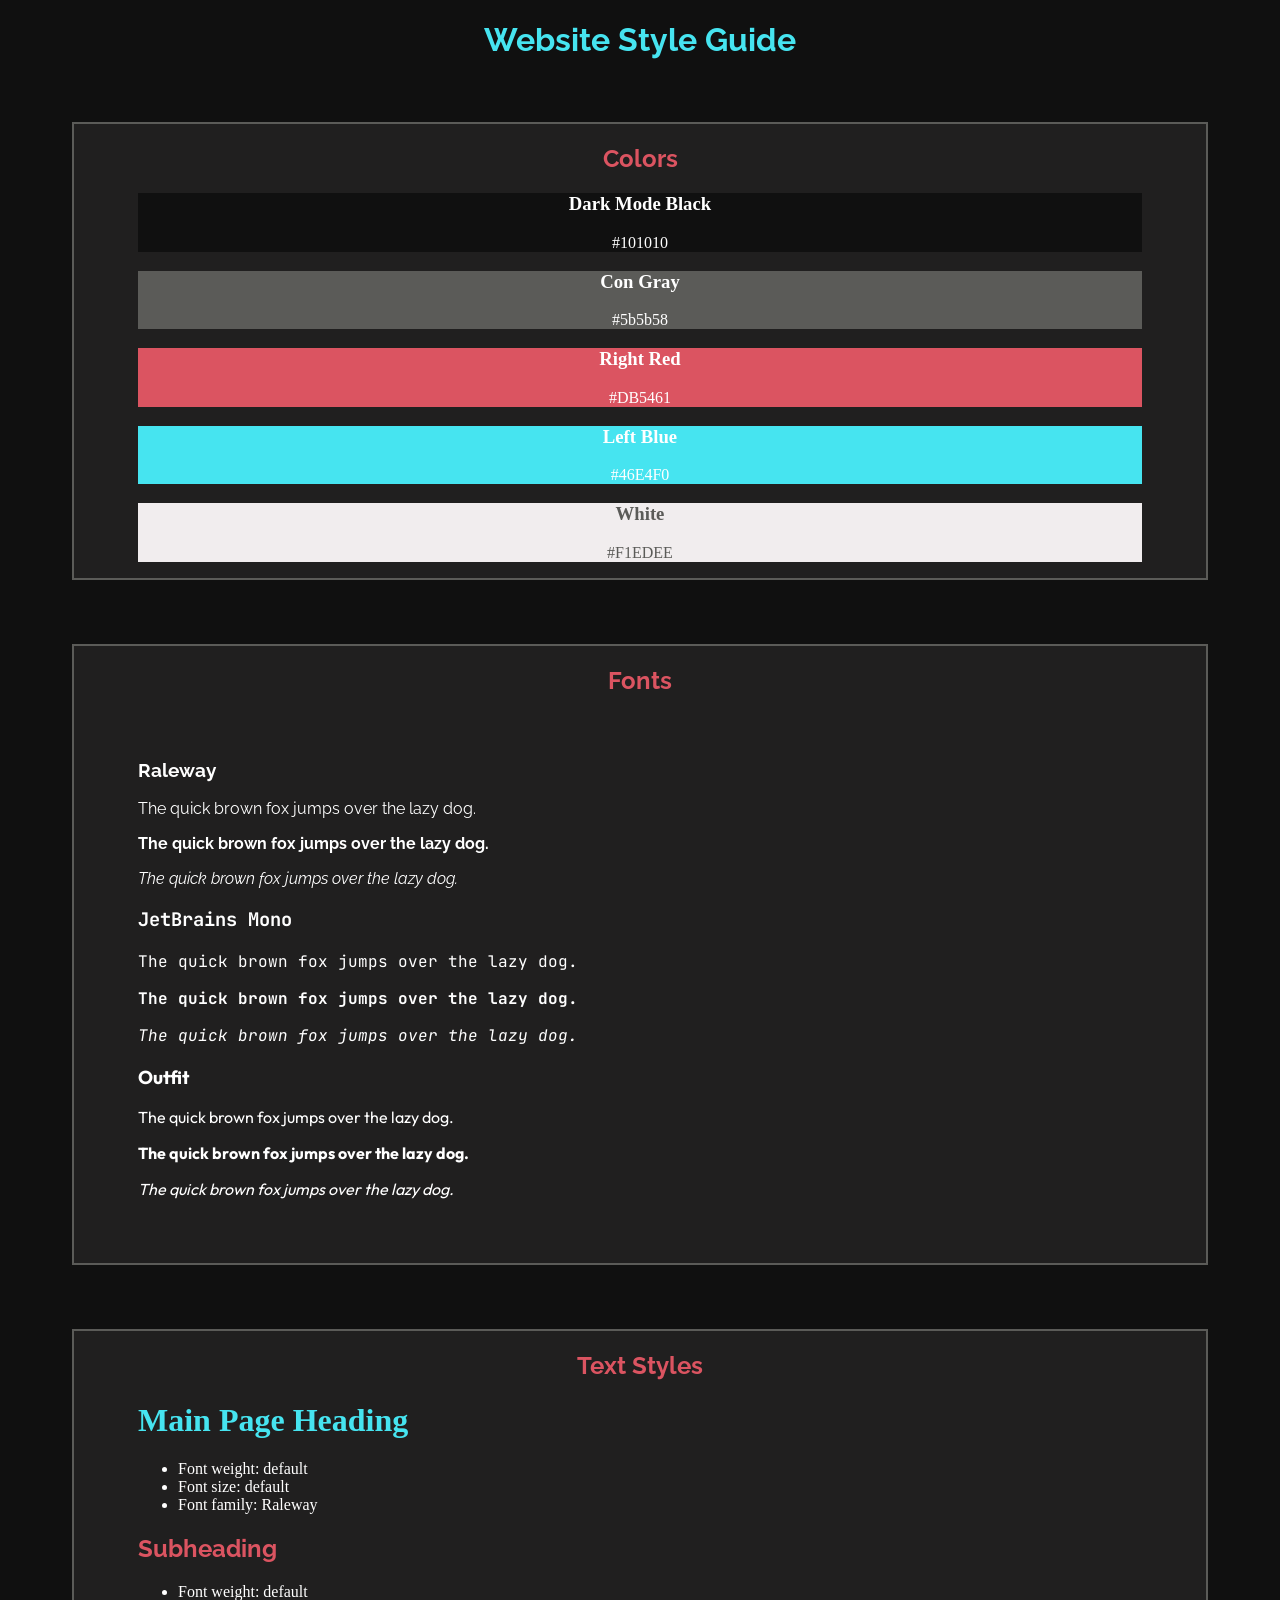
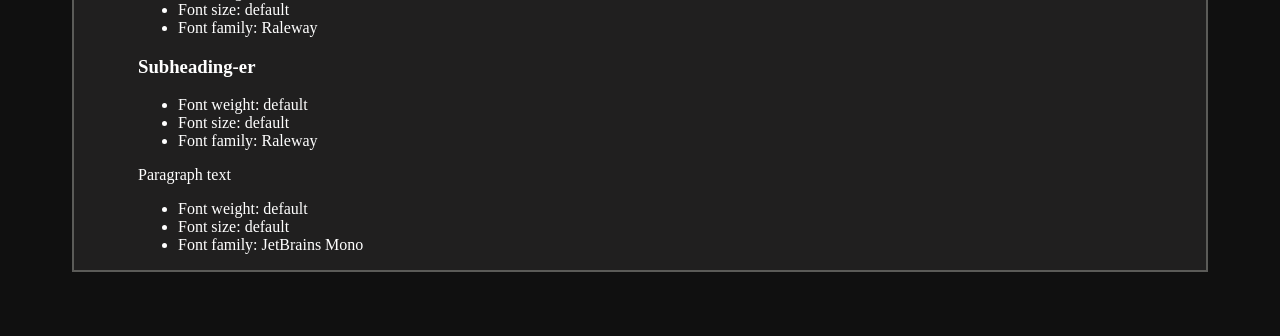
<file: Full-Stack-Engineering/Build-A-Website-Design-System/index.html>
<!DOCTYPE html>
<html lang="en">

<head>
    <meta charset="UTF-8">
    <meta name="viewport" content="width=device-width, initial-scale=1.0">
    <title>Document</title>

    <link rel="stylesheet" href="styles.css">
    <link rel="preconnect" href="https://fonts.googleapis.com">
    <link rel="preconnect" href="https://fonts.gstatic.com" crossorigin>
    <link rel="preconnect" href="https://fonts.googleapis.com">
    <link rel="preconnect" href="https://fonts.gstatic.com" crossorigin>
    <link
        href="https://fonts.googleapis.com/css2?family=JetBrains+Mono:ital,wght@0,100..800;1,100..800&family=Outfit:wght@100..900&family=Raleway:ital,wght@0,100..900;1,100..900&display=swap"
        rel="stylesheet">
</head>

<body>
    <!-- header -->
    <header class="header">
        <h1>Website Style Guide</h1>
    </header>

    <!-- colors section -->
    <div class="section">
        <h2>Colors</h2>

        <div class="dark-mode-black">
            <h3>Dark Mode Black</h3>
            <p>#101010</p>
        </div>

        <div class="con-gray">
            <h3>Con Gray</h3>
            <p>#5b5b58</p>
        </div>

        <div class="right-red">
            <h3>Right Red</h3>
            <p>#DB5461</p>
        </div>

        <div class="left-blue">
            <h3>Left Blue</h3>
            <p>#46E4F0</p>
        </div>

        <div class="white">
            <h3>White</h3>
            <p>#F1EDEE</p>
        </div>
    </div>


    <!-- fonts section -->
    <div class="section">
        <h2>Fonts</h2>
        <div class="fonts">
            <!-- raleway -->
            <div class="raleway-font">
                <h3>Raleway</h3>
                <p class="normal-text">The quick brown fox jumps over the lazy dog.</p>
                <p class="bold-text">The quick brown fox jumps over the lazy dog.</p>
                <p class="italic-text">The quick brown fox jumps over the lazy dog.</p>
            </div>

            <!-- jetbrains mono font -->
            <div class="jetbrains-mono-font">
                <h3>JetBrains Mono</h3>
                <p class="normal-text">The quick brown fox jumps over the lazy dog.</p>
                <p class="bold-text">The quick brown fox jumps over the lazy dog.</p>
                <p class="italic-text">The quick brown fox jumps over the lazy dog.</p>
            </div>

            <!-- outfit font -->
            <div class="outfit-font">
                <h3>Outfit</h3>
                <p class="normal-text">The quick brown fox jumps over the lazy dog.</p>
                <p class="bold-text">The quick brown fox jumps over the lazy dog.</p>
                <p class="italic-text">The quick brown fox jumps over the lazy dog.</p>
            </div>
        </div>
    </div>


    <!-- text styles section -->
    <div class="section">
        <h2>Text Styles</h2>

        <div class="h1">
            <h1>Main Page Heading</h1>
            <ul>
                <li>Font weight: default</li>
                <li>Font size: default</li>
                <li>Font family: Raleway</li>
            </ul>
        </div>

        <div class="h2">
            <h2>Subheading</h1>
                <ul>
                    <li>Font weight: default</li>
                    <li>Font size: default</li>
                    <li>Font family: Raleway</li>
                </ul>
        </div>
        <div class="h3">
            <h3>Subheading-er</h1>
                <ul>
                    <li>Font weight: default</li>
                    <li>Font size: default</li>
                    <li>Font family: Raleway</li>
                </ul>
        </div>

        <div class="p">
            <p>Paragraph text</h1>
            <ul>
                <li>Font weight: default</li>
                <li>Font size: default</li>
                <li>Font family: JetBrains Mono</li>
            </ul>
        </div>

    </div>

</body>

</html>
</file>
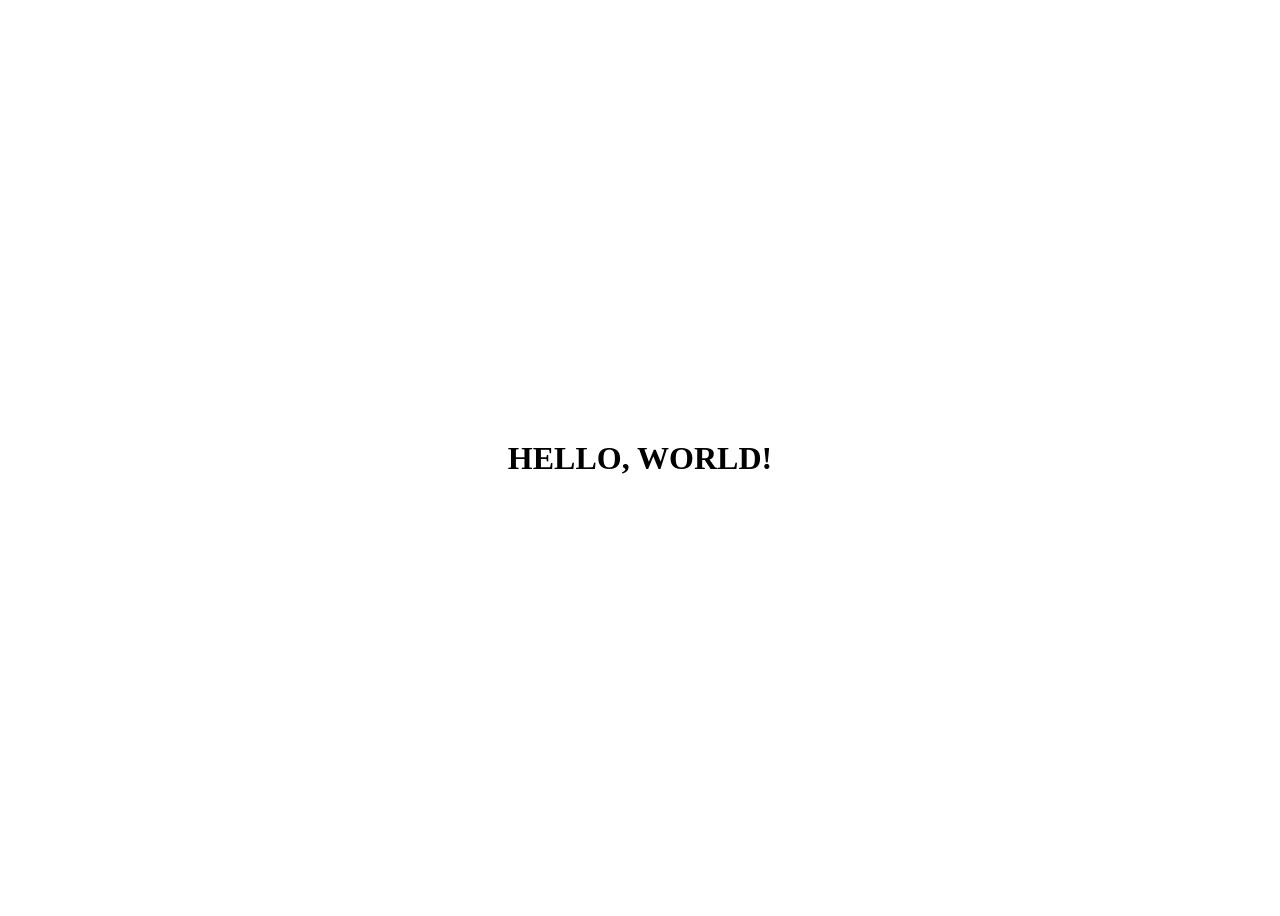
<file: Full-Stack-Engineering/how to center a div/index.html>
<!DOCTYPE html>
<html lang="en">

<head>
    <meta charset="UTF-8">
    <meta name="viewport" content="width=device-width, initial-scale=1.0">
    <title>Document</title>
    <link rel="stylesheet" href="styles.css">
</head>

<body>

    <div class="container">
        <h1>HELLO, WORLD!</h1>
    </div>

</body>

</html>
</file>
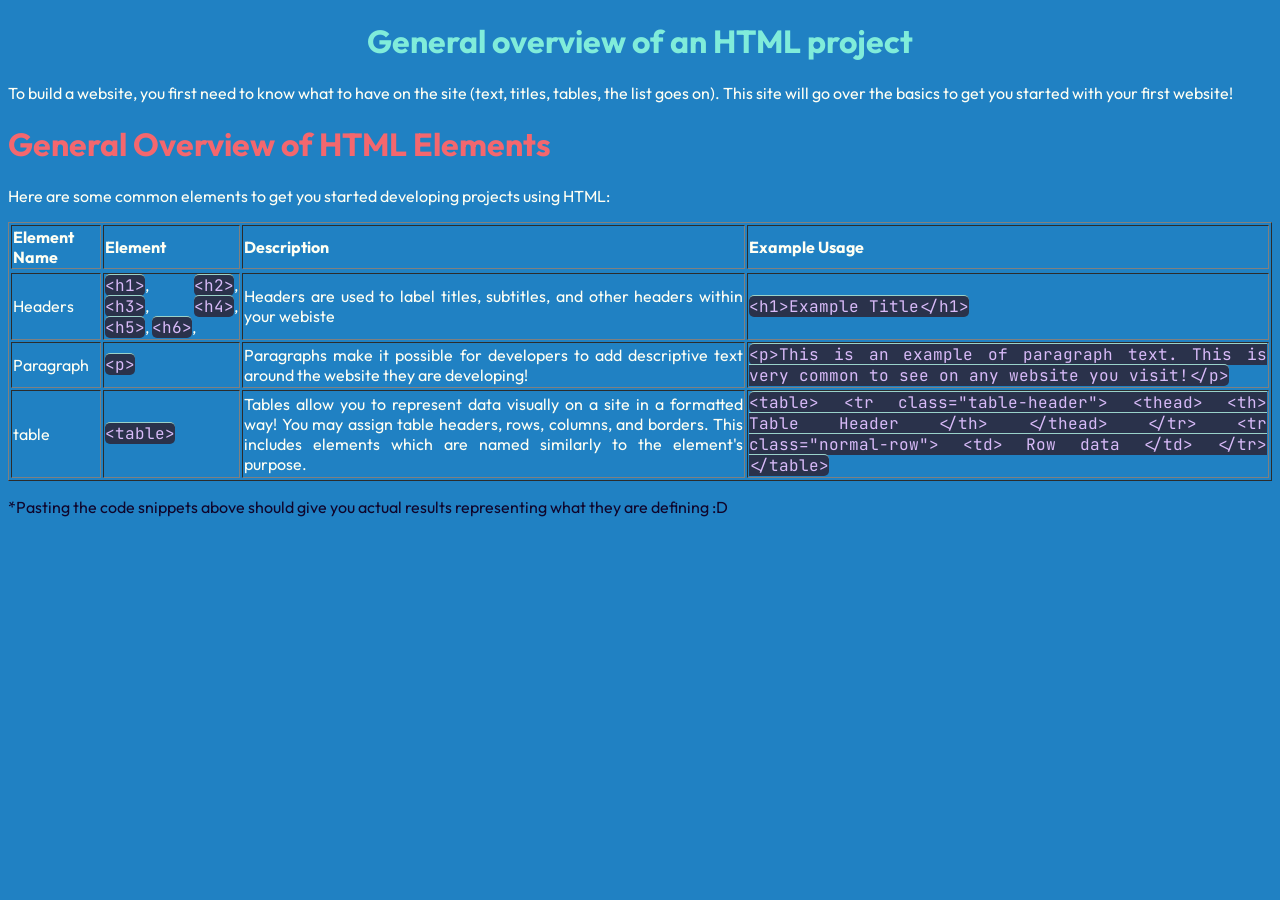
<file: Full-Stack-Engineering/html-css-cheatsheet-starting/index.html>
<!DOCTYPE html>
<html lang="en">

<head>
    <meta charset="UTF-8">
    <meta name="viewport" content="width=device-width, initial-scale=1.0">
    <title>HTML/CSS Cheatsheet!</title>

    <link rel="stylesheet" href="styles.css">

    <link rel="preconnect" href="https://fonts.googleapis.com">
    <link rel="preconnect" href="https://fonts.gstatic.com" crossorigin>
    <link
        href="https://fonts.googleapis.com/css2?family=JetBrains+Mono:ital,wght@0,100..800;1,100..800&family=Outfit:wght@100..900&display=swap"
        rel="stylesheet">
</head>

<body>

    <div class="header">
        <h1>General overview of an HTML project</h1>
        <p>To build a website, you first need to know what to have on the site (text, titles, tables, the list goes on).
            This site will go over the basics to get you started with your first website!</p>
    </div>

    <!-- <div class="header-tags">
        <h1>Header Tags</h1>
        <p>A header allows for developers to specify where they would like to place headers in
            their HTML project (like titles or subheadings).
            An example of a header is the one you see above, <code>&lt;h1&gt;</code> called h1. This is the largest
            header. <code>&lt;h2&gt;</code>s are smaller. You may continue down to <code>&lt;h6&gt;</code> headers, but
            typically, you'd see 1-3 being used most often.</p>
    </div> -->

    <!-- <div class="side-note">
        <h3>I wish I could get deeper into other concepts like this, but I don't have all night, so from here on out, I
            will be making a table and adding rows for every new element I want to cover. :D</h3>
    </div> -->

    <div class="general-reference">
        <h1>General Overview of HTML Elements</h1>
        <p>Here are some common elements to get you started developing projects using HTML:</p>

        <!-- table -->
        <table border="1">
            <!-- header row -->
            <tr class="table-header">
                <thead>
                    <th scope="col">Element Name</th>
                    <th scope="col">Element</th>
                    <th scope="col">Description</th>
                    <th scope="col">Example Usage</th>

                </thead>
            </tr>

            <!-- === headers === -->

            <!-- headers -->
            <tr>
                <td>Headers</td>
                <td>
                    <code class="code-class">&lt;h1&gt;</code>,
                    <code class="code-class">&lt;h2&gt;</code>,
                    <code class="code-class">&lt;h3&gt;</code>,
                    <code class="code-class">&lt;h4&gt;</code>,
                    <code class="code-class">&lt;h5&gt;</code>,
                    <code class="code-class">&lt;h6&gt;</code>,
                </td>
                <td>Headers are used to label titles, subtitles, and other headers within your webiste</td>
                <td><code class="code-class">&lt;h1&gt;Example Title&lt;/h1&gt;</code></td>
            </tr>

            <!-- paragraph -->
            <tr>
                <td>Paragraph</td>
                <td>
                    <code class="code-class">&lt;p&gt;</code>
                </td>
                <td>Paragraphs make it possible for developers to add descriptive text around the website they are
                    developing!</td>
                <td><code
                        class="code-class">&lt;p&gt;This is an example of paragraph text. This is very common to see on any website you visit!&lt;/p&gt;</code>
                </td>
            </tr>

            <!-- table -->
            <tr>
                <td>table</td>
                <td>
                    <code class="code-class">&lt;table&gt;</code>
                </td>
                <td>Tables allow you to represent data visually on a site in a formatted way! You may assign table
                    headers, rows, columns, and borders. This includes elements which are named similarly to the
                    element's purpose.</td>
                <td><code class="code-class">
                    &lt;table&gt;
                        &lt;tr class="table-header"&gt;
                            &lt;thead&gt;
                                &lt;th&gt;
                                    Table Header
                                &lt;/th&gt;
                            &lt;/thead&gt;
                        &lt;/tr&gt;
                        &lt;tr class="normal-row"&gt;
                            &lt;td&gt;
                                Row data
                            &lt;/td&gt;
                        &lt;/tr&gt;
                    &lt;/table&gt;</code>
                </td>
            </tr>
        </table>
    </div>

    <p class="after-table-p">*Pasting the code snippets above should give you actual results representing what they are
        defining :D </p>

</body>

</html>
</file>
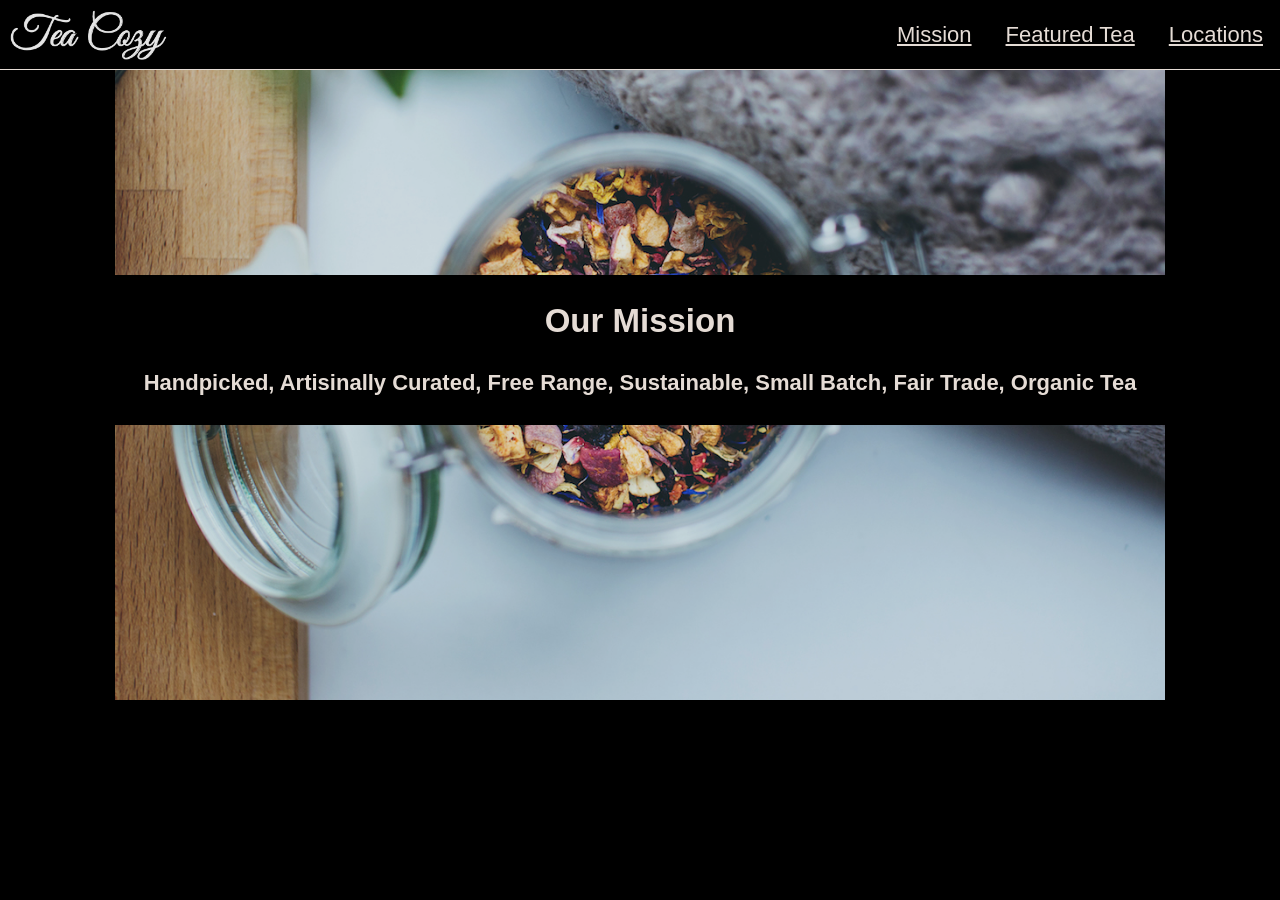
<file: Full-Stack-Engineering/tea-cozy/index.html>
<!DOCTYPE html>
<html lang="en">

<head>
    <meta charset="UTF-8">
    <meta name="viewport" content="width=device-width, initial-scale=1.0">
    <title>Tea Cozy</title>
    <link rel="stylesheet" href="styles.css">
</head>

<body>
    <!-- navbar -->
    <div class="nav">
        <img class="logo" src="./assets/logo.png" alt="logo">

        <ul class="nav-buttons">
            <li class="nav-button"><a href="#">Mission</a></li>
            <li class="nav-button"><a href="#">Featured Tea</a></li>
            <li class="nav-button"><a href="#">Locations</a></li>
        </ul>
    </div>

    <!-- banner -->
    <div class="banner">
        <img class="banner-bg" src="./assets/backgrounds.png" alt="">

        <div class="banner-text-container">
            <h2>Our Mission</h2>
            <h4>Handpicked, Artisinally Curated, Free Range, Sustainable, Small Batch, Fair Trade, Organic Tea</h4>
        </div>
    </div>



</body>

</html>
</file>
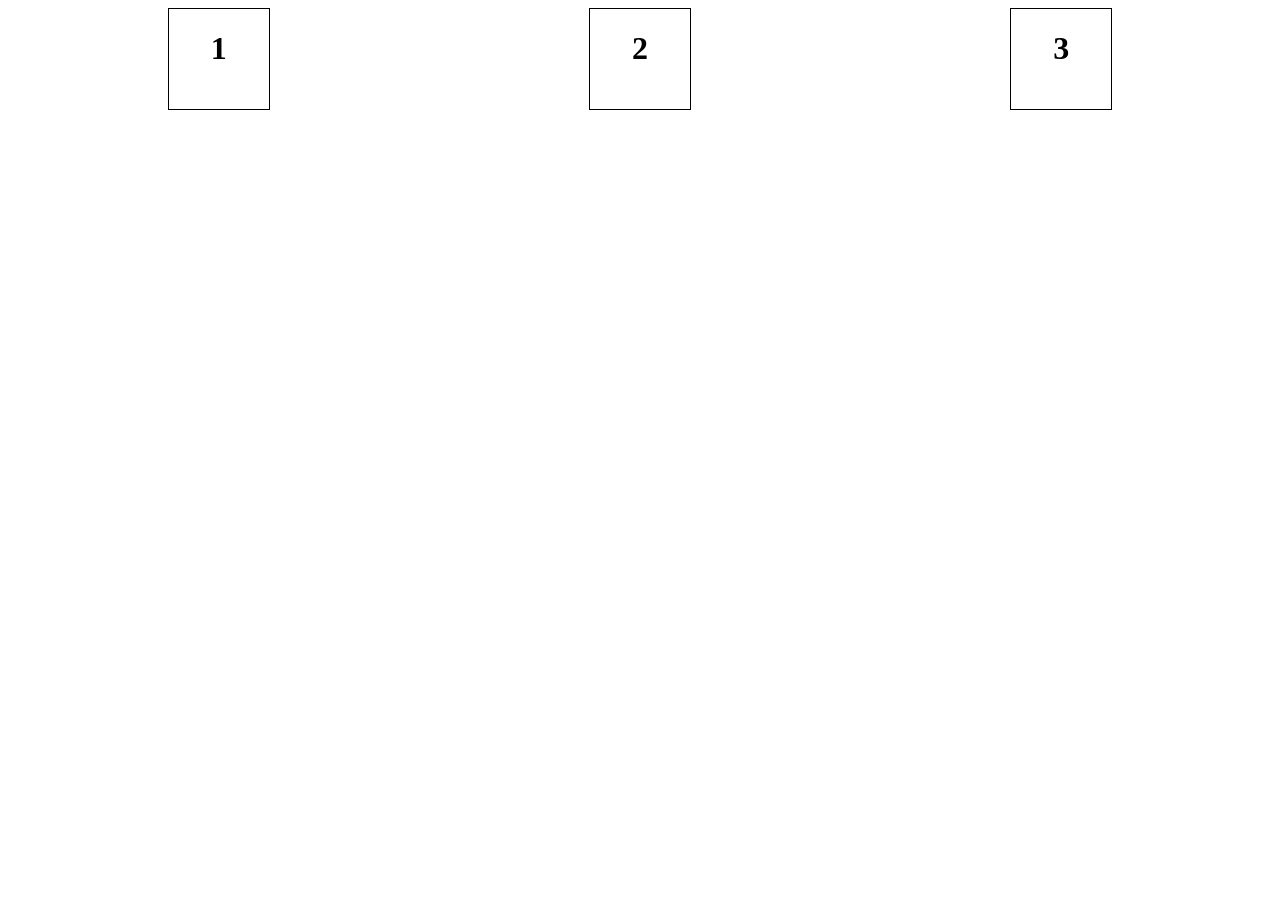
<file: Full-Stack-Engineering/learning-flexbox copy/inline-flex/index.html>
<!DOCTYPE html>
<html lang="en">

<head>
    <meta charset="UTF-8">
    <meta name="viewport" content="width=device-width, initial-scale=1.0">
    <title>inline-flex learning!</title>
    <link rel="stylesheet" href="styles.css">
</head>

<body>

    <div class='container'>
        <div class='child'>
            <h1>1</h1>
        </div>
        <div class='child'>
            <h1>2</h1>
        </div>
        <div class='child'>
            <h1>3</h1>
        </div>
    </div>




</body>

</html>
</file>
<file: Full-Stack-Engineering/Build-A-Website-Design-System/styles.css>
/* left blue: #46E4F0 */
/* right red: #DB5461 */
/* con gray: #5b5b58 */
/* white: #F1EDEE */
/* dark mode black: #101010 */
/* inner div gray: ##201f1f */

body {
    background-color: #101010;
    font-family: 'Raleway'
}

h1 {
    color: #46E4F0;
}

h2 {
    font-family: 'Raleway';
    color: #DB5461;
}

.header h1 {
    color: #46E4F0;
    text-align: center;
}

/* colors */
.section {
    border: solid 2px #5b5b58;
    background-color: #201f1f;
    margin: 64px 64px;
    text-align: center;
    font-family: "Consolas";
    color: white;
}

.colors-section h2 {
    margin-right: 64px;
    margin-left: 64px;
}

.dark-mode-black {
    background-color: #101010;
    margin-right: 64px;
    margin-left: 64px;
}

.con-gray {
    background-color: #5b5b58;
    margin-right: 64px;
    margin-left: 64px;
}

.right-red {
    background-color: #DB5461;
    margin-right: 64px;
    margin-left: 64px;
}

.left-blue {
    background-color: #46E4F0;
    margin-right: 64px;
    margin-left: 64px;
}

.white {
    background-color: #F1EDEE;
    color: #5b5b58;
    margin-right: 64px;
    margin-left: 64px;
}

/* fonts */
.fonts {
    margin: 64px 64px;
    text-align: justify;
}

.raleway-font {
    font-family: "Raleway";
}

.jetbrains-mono-font {
    font-family: "JetBrains Mono";
}

.outfit-font {
    font-family: "Outfit";
}

.bold-text {
    font-weight: bold;
}

.italic-text {
    font-style: italic;
}

.h1 {
    margin-left: 64px;
    text-align: justify;
}

.h2 {
    margin-left: 64px;
    text-align: justify;
}

.h3 {
    margin-left: 64px;
    text-align: justify;
}

.p {
    margin-left: 64px;
    text-align: justify;

}
</file>
<file: Full-Stack-Engineering/how to center a div/styles.css>
.container {
    display: flex;
    height: 100dvh;
    width: 100%;
    justify-content: center;
    align-items: center;
}
</file>
<file: Full-Stack-Engineering/html-css-cheatsheet-starting/styles.css>
* {
    text-align: justify;
    color: #FFFFF3;
    background-color: #2081c3;
    font-family: "Outfit";
}

/* colors

- background: #217A98
- general-reference: #F4676E
*/

.header h1 {
    text-align: center;
    color: #80ECDA;
}

.header-tags h1 {
    color: #80ECDA;
}

.general-reference h1 {
    color: #F4676E;
}

.code-class {
    font-family: "Jetbrains Mono";
    border-top: solid 1px #9ad2ca;
    border-radius: 5px;
    background-color: #2A324B;
    color: #D9BBF9;
}

.after-table-p {
    color: #0f052b;
}
</file>
<file: Full-Stack-Engineering/tea-cozy/styles.css>
body {
    margin: 0;
    background-color: black;
    opacity: 0.9;
    font-family: Helvetica, Arial, sans-serif;
    font-size: 22px;
    color: seashell;
    display: flex;
    text-align: center;
}

/* nav bar */
.nav {
    display: inline-flex;
    position: fixed;
    height: 69px;
    width: 100%;

    background-color: black;
    border-bottom: solid 1px seashell;
    justify-content: space-between;
}

.logo {
    height: 50px;
    margin-left: 10px;
    margin-top: 10px;
}

.nav-buttons {
    display: inline-flex;
    justify-content: space-around;
    width: 400px;
    list-style: none;
}

.nav-buttons li {}

.nav-buttons a {
    color: seashell;
}

/* banner */
.banner {
    display: flex;
    width: 100%;
    justify-content: center;
    align-items: center;
}

.banner-bg {
    height: 700px;
}

.banner-text-container {
    position: absolute;
    background-color: black;
    width: 1200px;
}
</file>
<file: Full-Stack-Engineering/learning-flexbox copy/inline-flex/styles.css>
.container {
    display: flex;
    justify-content: space-around;

}

.child {
    width: 100px;
    display: flex;
    justify-content: center;
    height: 100px;
    border: solid 1px black;
}
</file>
